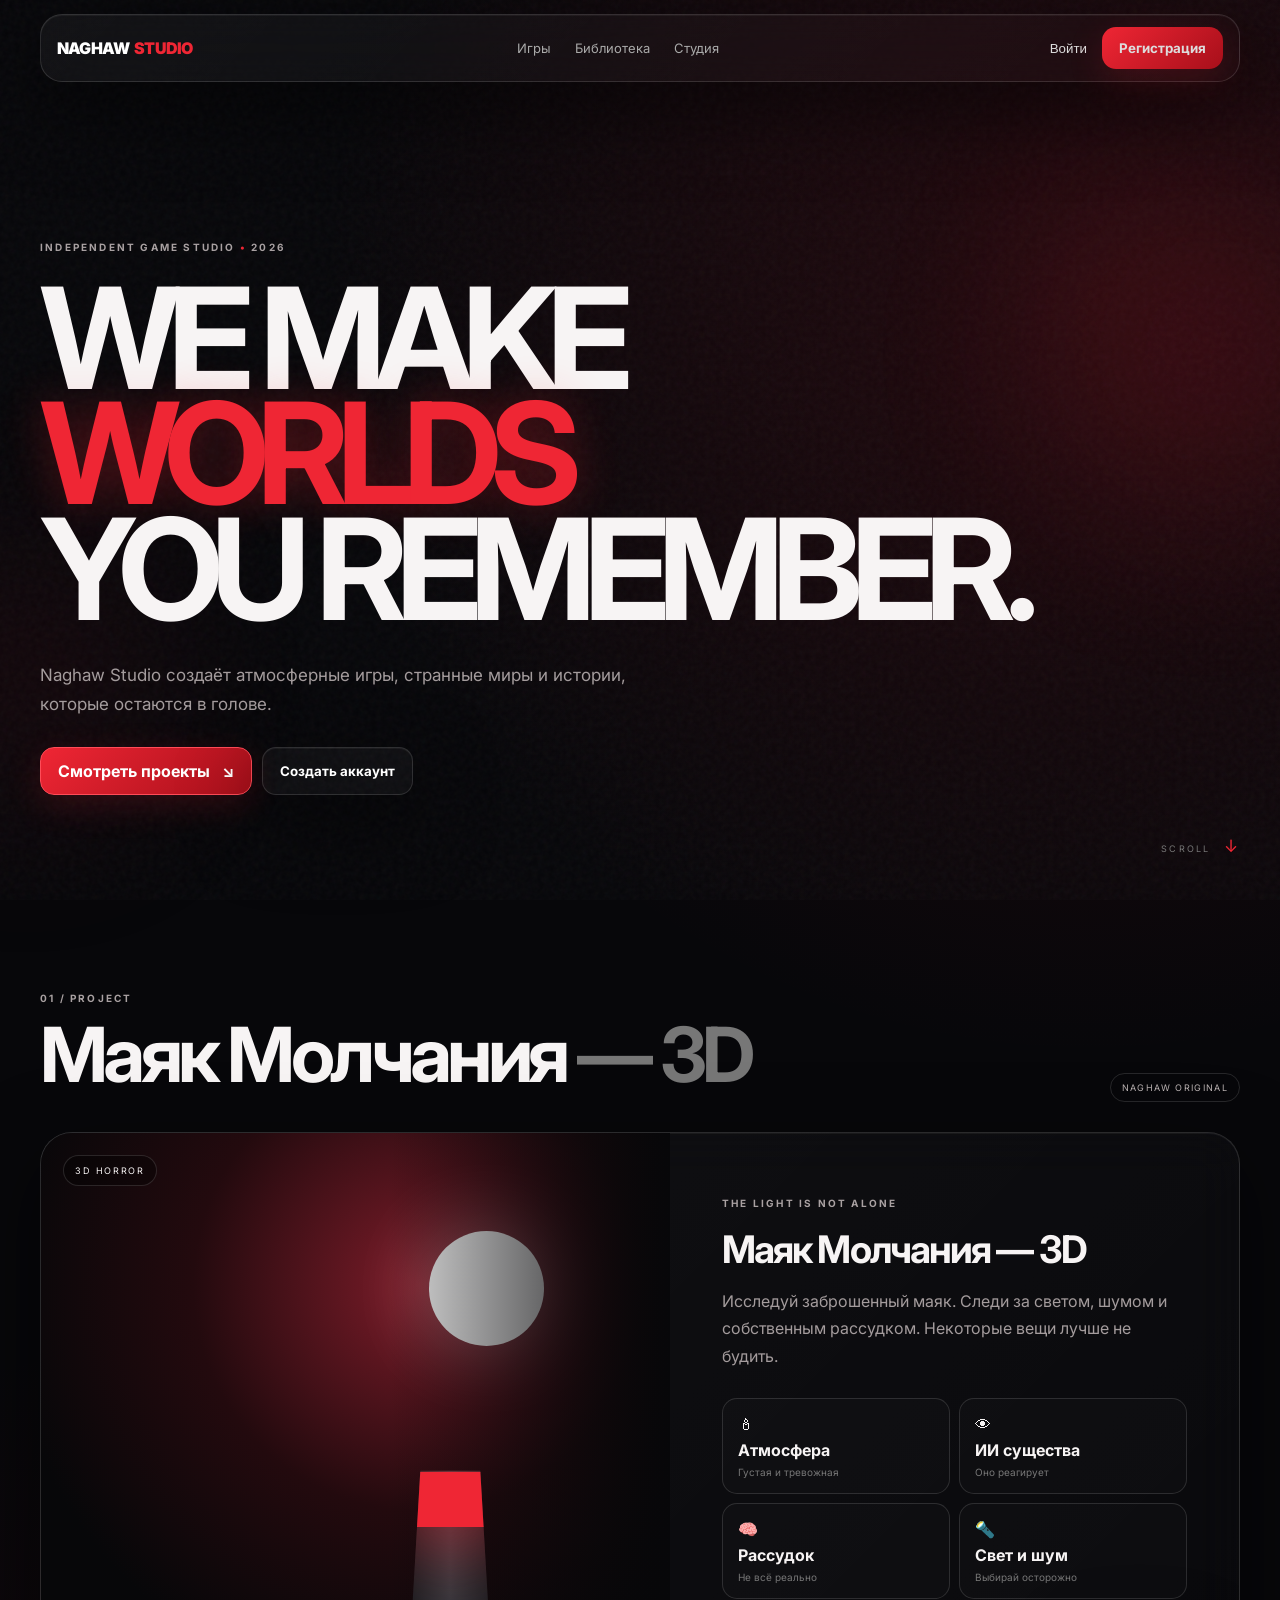
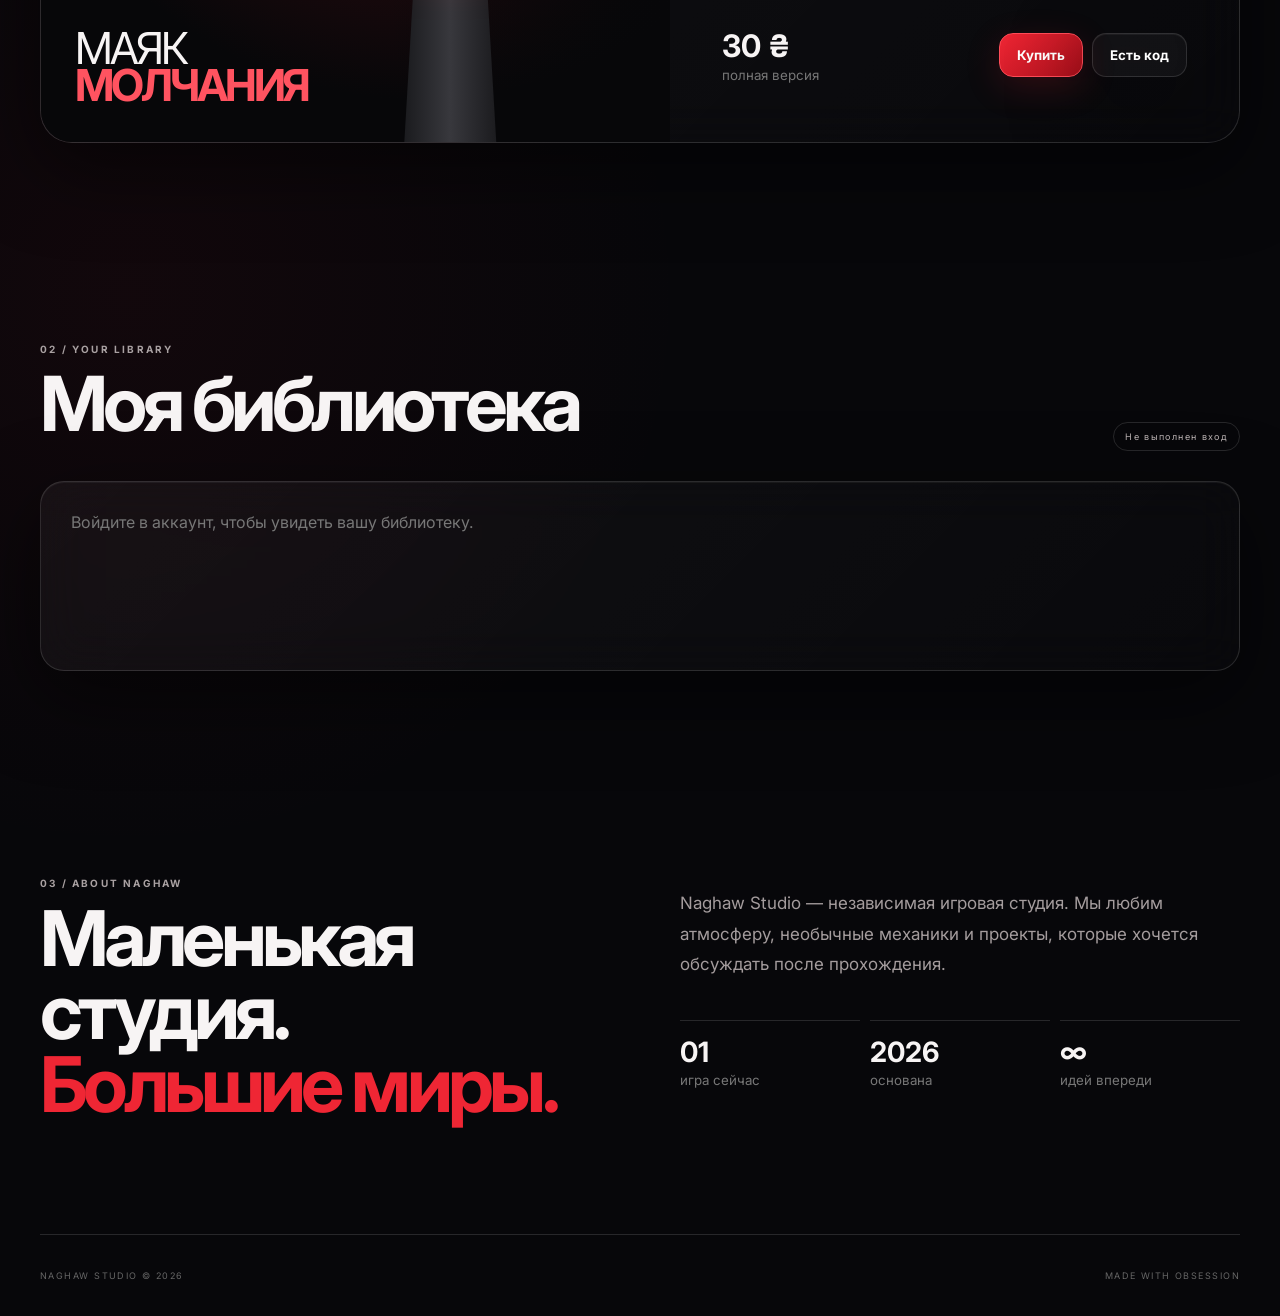
<file: index.html>
<!doctype html>
<html lang="ru"><head><meta charset="utf-8"><meta name="viewport" content="width=device-width,initial-scale=1"><meta name="theme-color" content="#08080b"><title>Naghaw Studio — Independent Game Studio</title><link rel="stylesheet" href="style.css"></head>
<body><div class="noise"></div><div class="orb orb-a"></div><div class="orb orb-b"></div>
<header class="nav glass"><a class="logo" href="#top"><span>NAGHAW</span><i>STUDIO</i></a><nav><a href="#games">Игры</a><a href="#library">Библиотека</a><a href="#about">Студия</a></nav><div id="account"></div></header>
<main id="top">
<section class="hero"><div class="eyebrow reveal">INDEPENDENT GAME STUDIO <span>•</span> 2026</div><h1 class="reveal delay1">WE MAKE<br><em>WORLDS</em><br>YOU REMEMBER.</h1><p class="hero-copy reveal delay2">Naghaw Studio создаёт атмосферные игры, странные миры и истории, которые остаются в голове.</p><div class="hero-actions reveal delay3"><a class="btn red" href="#games">Смотреть проекты <span>↘</span></a><button class="btn glass" onclick="auth('register')">Создать аккаунт</button></div><div class="scroll">SCROLL <span>↓</span></div></section>
<section id="games" class="section"><div class="section-head"><div><span class="kicker">01 / PROJECT</span><h2>Маяк Молчания <i>— 3D</i></h2></div><span class="pill">NAGHAW ORIGINAL</span></div><article class="game-card glass"><div class="game-art"><div class="moon"></div><div class="tower"><div></div></div><div class="art-title">МАЯК<br><b>МОЛЧАНИЯ</b></div><div class="art-tag">3D HORROR</div></div><div class="game-info"><span class="kicker">THE LIGHT IS NOT ALONE</span><h3>Маяк Молчания — 3D</h3><p>Исследуй заброшенный маяк. Следи за светом, шумом и собственным рассудком. Некоторые вещи лучше не будить.</p><div class="feature-grid"><div>🕯<b>Атмосфера</b><small>Густая и тревожная</small></div><div>👁<b>ИИ существа</b><small>Оно реагирует</small></div><div>🧠<b>Рассудок</b><small>Не всё реально</small></div><div>🔦<b>Свет и шум</b><small>Выбирай осторожно</small></div></div><div class="buy-row"><div><strong>30 ₴</strong><small>полная версия</small></div><button class="btn red" onclick="buy()">Купить</button><button class="btn glass" onclick="redeem()">Есть код</button></div></div></article></section>
<section id="library" class="section"><div class="kicker">02 / YOUR LIBRARY</div><div class="library-top"><h2>Моя библиотека</h2><span id="libraryStatus" class="pill">Не выполнен вход</span></div><div id="libraryBox" class="library-box glass"></div></section>
<section id="about" class="section about"><div><span class="kicker">03 / ABOUT NAGHAW</span><h2>Маленькая студия.<br><i>Большие миры.</i></h2></div><div class="about-copy"><p>Naghaw Studio — независимая игровая студия. Мы любим атмосферу, необычные механики и проекты, которые хочется обсуждать после прохождения.</p><div class="stats"><div><b>01</b><small>игра сейчас</small></div><div><b>2026</b><small>основана</small></div><div><b>∞</b><small>идей впереди</small></div></div></div></section>
</main><footer><span>NAGHAW STUDIO © 2026</span><span>MADE WITH OBSESSION</span></footer>
<div id="modal" class="modal"><div class="modal-card glass"><button class="close" onclick="closeModal()">×</button><div id="modalContent"></div></div></div><div id="toast"></div><script src="app.js"></script></body></html>
</file>
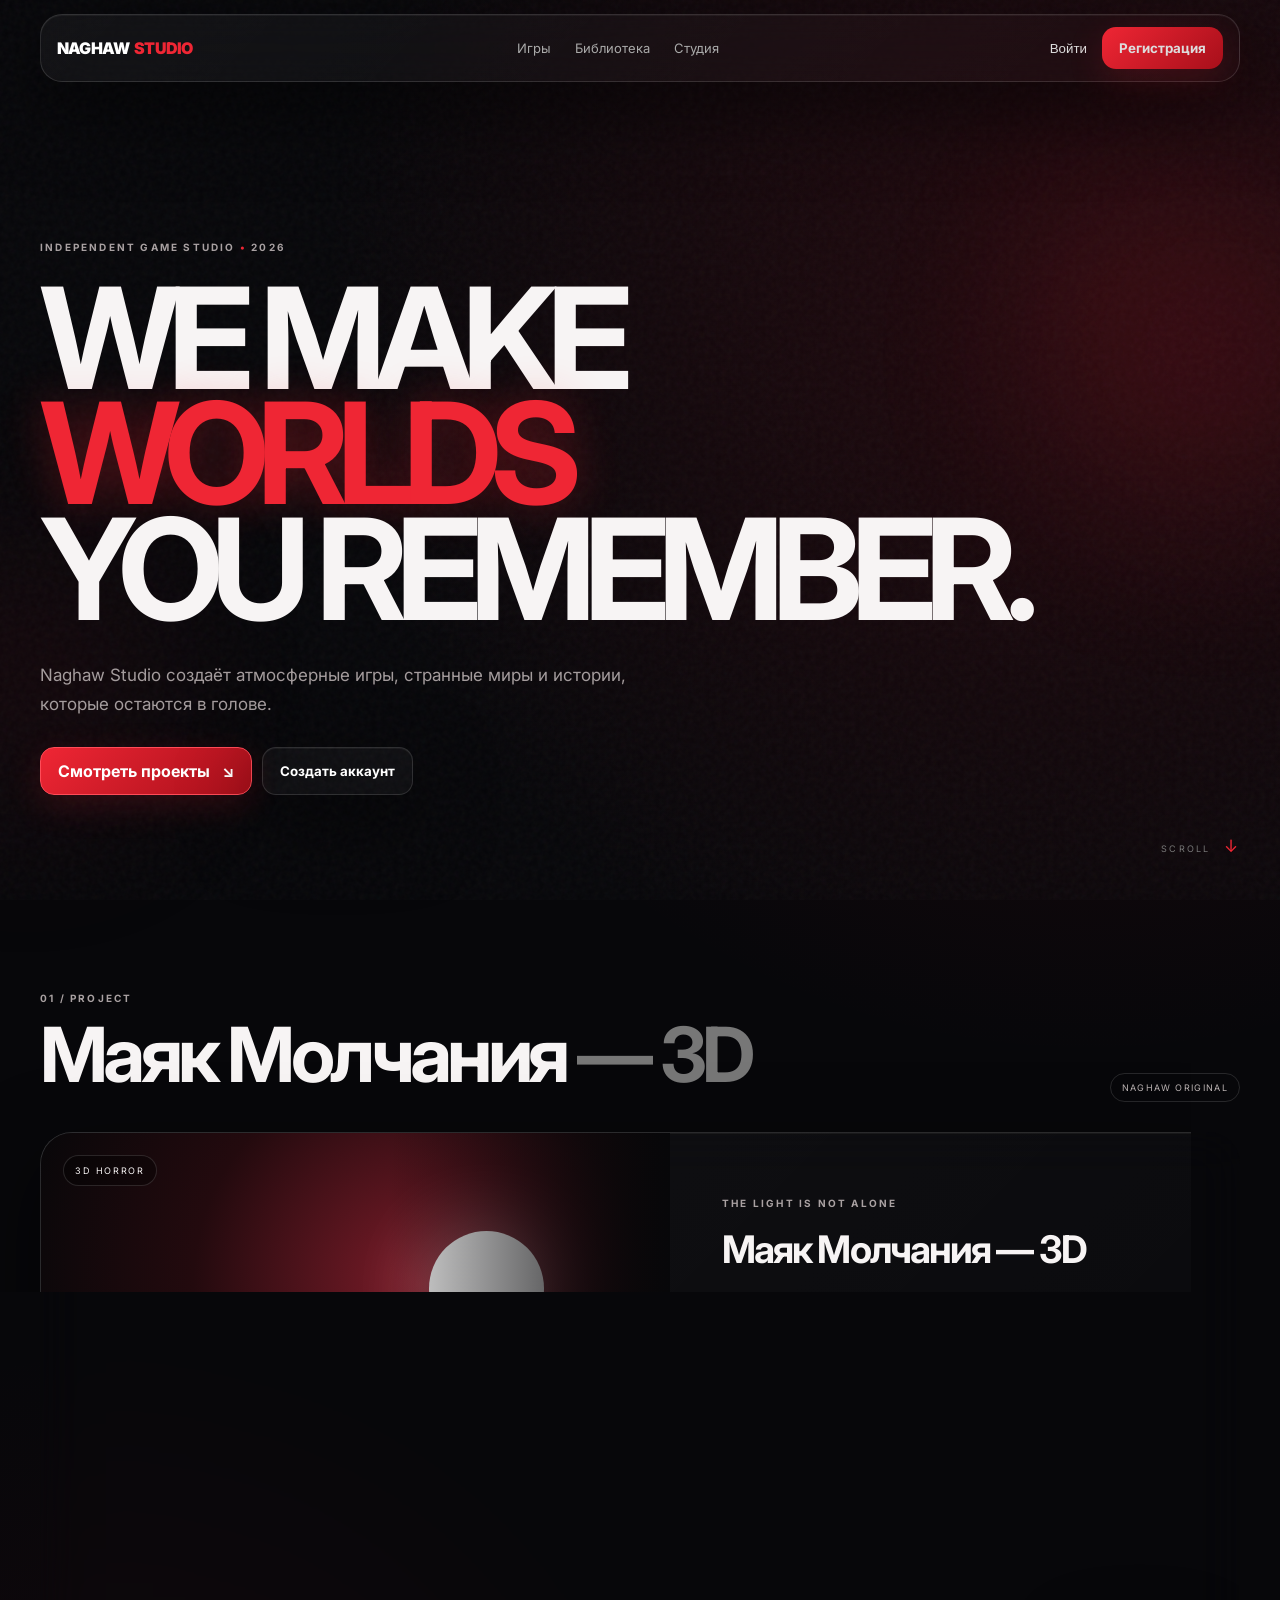
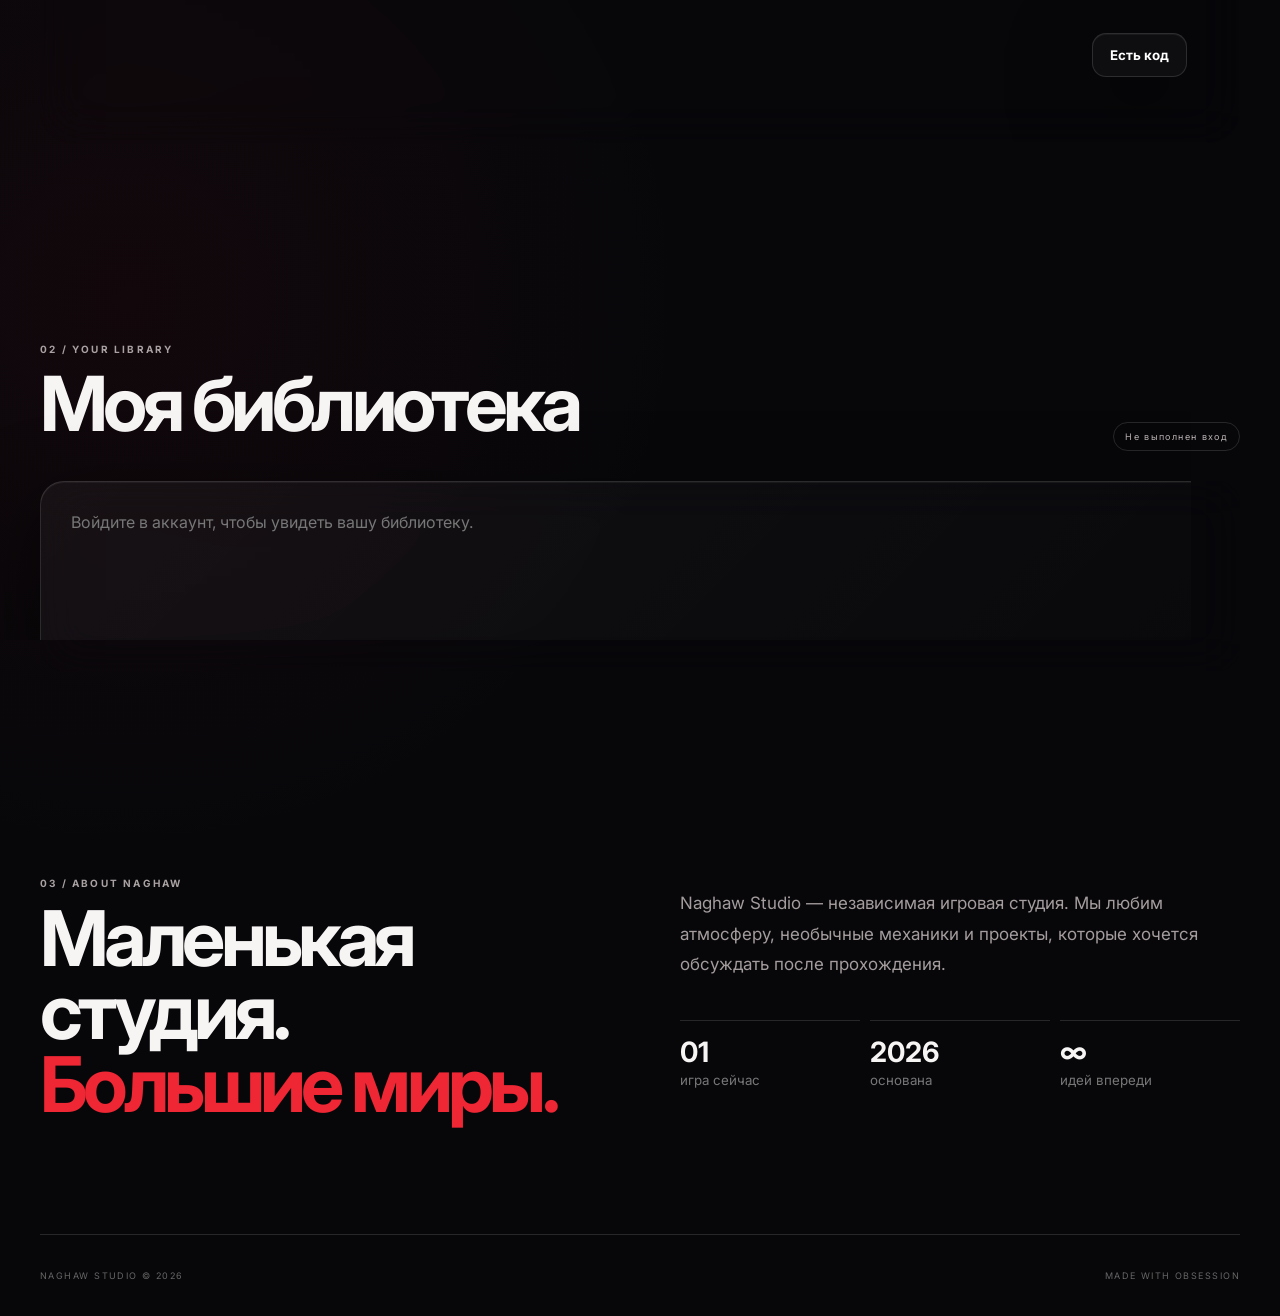
<file: admin.html>
<!doctype html><html lang="ru"><head><meta charset="UTF-8"><meta name="viewport" content="width=device-width,initial-scale=1"><title>Naghaw Studio — Admin</title><link rel="stylesheet" href="style.css"></head><body><header class="nav glass"><a class="logo" href="index.html">NAGHAW<i>ADMIN</i></a><a href="index.html">← На сайт</a></header><main class="section"><div id="admin"></div></main><script src="admin.js"></script></body></html>
</file>
<file: style.css>
@import url('https://fonts.googleapis.com/css2?family=Inter:wght@400;500;600;700;800;900&display=swap');
:root{--bg:#07070a;--panel:rgba(255,255,255,.055);--line:rgba(255,255,255,.13);--text:#f7f4f4;--muted:#a49c9d;--red:#ef2634;--red2:#ff5360}*{box-sizing:border-box}html{scroll-behavior:smooth}body{margin:0;background:radial-gradient(circle at 85% 10%,#d7192a22,transparent 27%),radial-gradient(circle at 10% 65%,#8e102015,transparent 25%),var(--bg);color:var(--text);font-family:Inter,Arial,sans-serif;overflow-x:hidden}.noise{position:fixed;inset:0;pointer-events:none;opacity:.04;background-image:url("data:image/svg+xml,%3Csvg viewBox='0 0 180 180' xmlns='http://www.w3.org/2000/svg'%3E%3Cfilter id='n'%3E%3CfeTurbulence type='fractalNoise' baseFrequency='.9' numOctaves='4' stitchTiles='stitch'/%3E%3C/filter%3E%3Crect width='100%25' height='100%25' filter='url(%23n)'/%3E%3C/svg%3E")}.orb{position:fixed;border-radius:50%;filter:blur(100px);pointer-events:none;opacity:.13;animation:float 10s ease-in-out infinite}.orb-a{width:340px;height:340px;background:var(--red);right:-100px;top:180px}.orb-b{width:250px;height:250px;background:#9e1a26;left:-100px;bottom:100px;animation-delay:-4s}@keyframes float{50%{transform:translate(25px,-30px)}}.glass{background:linear-gradient(135deg,#ffffff0b,#ffffff03);border:1px solid var(--line);box-shadow:inset 0 1px #ffffff0c,0 25px 80px #0008;backdrop-filter:blur(24px);-webkit-backdrop-filter:blur(24px)}.nav{position:sticky;top:14px;z-index:20;width:min(1200px,calc(100% - 28px));margin:14px auto;padding:12px 16px;border-radius:22px;display:flex;align-items:center;gap:28px}.logo{color:#fff;text-decoration:none;font-weight:900;letter-spacing:-.05em}.logo i{font-style:normal;color:var(--red);margin-left:5px}.nav nav{display:flex;gap:24px;margin:auto}.nav nav a{color:#aaa;text-decoration:none;font-size:13px}.nav nav a:hover{color:#fff}.nav #account{display:flex;align-items:center;gap:9px;font-size:12px}.nav button,.nav #account a{color:#ddd;background:transparent;border:0;cursor:pointer;text-decoration:none}.hero,.section{width:min(1200px,calc(100% - 28px));margin:auto}.hero{min-height:790px;padding:145px 0 80px;position:relative}.eyebrow,.kicker{font-size:10px;letter-spacing:.22em;color:#a9a1a2;font-weight:700}.eyebrow span{color:var(--red)}h1{font-size:clamp(64px,11vw,145px);line-height:.82;letter-spacing:-.085em;margin:28px 0 34px;max-width:1050px}h1 em{font-style:normal;color:var(--red);text-shadow:0 0 45px #ef263455}.hero-copy{max-width:610px;color:var(--muted);line-height:1.7;font-size:17px}.hero-actions{display:flex;gap:10px;margin-top:28px}.btn{border:1px solid var(--line);border-radius:14px;padding:13px 17px;color:#fff;font-weight:700;cursor:pointer;text-decoration:none;display:inline-flex;align-items:center;gap:12px;font-family:inherit}.btn.red{background:linear-gradient(135deg,var(--red),#a70f1a);border-color:#ff4c58;box-shadow:0 10px 35px #ef26342b}.btn.red:hover{transform:translateY(-2px);box-shadow:0 14px 40px #ef263444}.btn.glass{background:#ffffff08}.scroll{position:absolute;bottom:30px;right:0;color:#777;font-size:9px;letter-spacing:.25em}.scroll span{color:var(--red);font-size:17px;margin-left:8px}.section{padding:100px 0}.section-head,.library-top{display:flex;align-items:end;justify-content:space-between;gap:20px;margin-bottom:30px}.section h2,.library-top h2{font-size:clamp(42px,6vw,76px);line-height:.95;letter-spacing:-.06em;margin:12px 0}.section h2 i{font-style:normal;color:#777}.pill{font-size:9px;letter-spacing:.15em;color:#bdb5b5;border:1px solid var(--line);padding:8px 11px;border-radius:99px;white-space:nowrap}.game-card{display:grid;grid-template-columns:1.05fr .95fr;border-radius:32px;overflow:hidden}.game-art{min-height:570px;position:relative;overflow:hidden;background:radial-gradient(circle at 60% 25%,#7c1c29,#230a0e 38%,#070709 70%)}.game-art:after{content:"";position:absolute;inset:0;background:linear-gradient(90deg,transparent 55%,#070709)}.moon{position:absolute;width:115px;height:115px;border-radius:50%;right:20%;top:16%;background:#ddd;box-shadow:0 0 80px #fff5}.tower{position:absolute;width:150px;height:340px;right:23%;bottom:-35px;background:linear-gradient(90deg,#08090b,#38383d,#0a0a0c);clip-path:polygon(18% 100%,82% 100%,70% 10%,30% 10%);z-index:1}.tower div{position:absolute;top:35px;left:37px;width:76px;height:55px;background:#ef2634;box-shadow:0 0 65px 22px #ef263466}.art-title{position:absolute;left:34px;bottom:38px;z-index:3;font-size:44px;line-height:.84;letter-spacing:-.07em}.art-title b{color:var(--red2)}.art-tag{position:absolute;top:22px;left:22px;z-index:3;font-size:9px;letter-spacing:.18em;border:1px solid var(--line);border-radius:99px;padding:9px 11px;background:#0005}.game-info{padding:58px 52px}.game-info h3{font-size:38px;letter-spacing:-.05em;margin:15px 0}.game-info>p{color:var(--muted);line-height:1.7}.feature-grid{display:grid;grid-template-columns:1fr 1fr;gap:9px;margin:28px 0}.feature-grid div{padding:15px;border:1px solid var(--line);border-radius:15px;background:#ffffff04}.feature-grid b,.feature-grid small{display:block;margin-top:6px}.feature-grid small{color:#777;font-size:10px}.buy-row{display:flex;align-items:center;gap:9px;margin-top:28px}.buy-row>div{margin-right:auto}.buy-row strong{font-size:31px;display:block}.buy-row small{color:#777}.library-box{min-height:190px;border-radius:24px;padding:30px}.empty{color:#777}.library-game{display:flex;align-items:center;justify-content:space-between;gap:20px}.library-game small{display:block;color:#777;margin-top:5px}.about{display:grid;grid-template-columns:1fr 1fr;gap:80px}.about h2{font-size:clamp(45px,6vw,78px)}.about h2 i{color:var(--red);font-style:normal}.about-copy>p{color:var(--muted);line-height:1.8;font-size:17px}.stats{display:grid;grid-template-columns:repeat(3,1fr);gap:10px;margin-top:40px}.stats div{border-top:1px solid var(--line);padding-top:14px}.stats b{display:block;font-size:28px}.stats small{color:#777}.modal{display:none;position:fixed;inset:0;z-index:50;background:#000b;align-items:center;justify-content:center;padding:18px}.modal.open{display:flex}.modal-card{width:min(470px,100%);border-radius:24px;padding:32px;position:relative}.close{position:absolute;right:13px;top:8px;background:none;border:0;color:#aaa;font-size:29px;cursor:pointer}.form{display:grid;gap:11px}.form input,.form select{width:100%;padding:14px;border-radius:12px;border:1px solid var(--line);background:#08080b;color:#fff;outline:none}.form input:focus{border-color:#ef2634aa}.modal h2{font-size:34px;letter-spacing:-.05em;margin-top:0}.hint{color:#777;font-size:12px;line-height:1.5}.code-box{font-family:monospace;font-size:17px;letter-spacing:.08em;padding:14px;border:1px solid #ef263466;border-radius:12px;background:#ef26340d}.admin-link{color:#fff;text-decoration:none;border:1px solid var(--line);padding:8px 10px;border-radius:10px}.admin-link:hover{border-color:#ef2634}.toast{position:fixed;right:18px;bottom:18px;z-index:60;padding:13px 16px;border-radius:13px;background:#17171b;border:1px solid var(--line);transform:translateY(70px);opacity:0;transition:.25s}.toast.show{transform:none;opacity:1}footer{width:min(1200px,calc(100% - 28px));margin:auto;border-top:1px solid var(--line);padding:35px 0;display:flex;justify-content:space-between;color:#666;font-size:9px;letter-spacing:.16em}.reveal{animation:up .8s both}@keyframes up{from{opacity:0;transform:translateY(20px)}to{opacity:1;transform:none}}.delay1{animation-delay:.08s}.delay2{animation-delay:.16s}.delay3{animation-delay:.24s}@media(max-width:800px){.nav nav{display:none}.nav #account{margin-left:auto}.hero{padding-top:100px;min-height:650px}.section{padding:70px 0}.section-head,.library-top{display:block}.pill{display:inline-block;margin-top:8px}.game-card,.about{grid-template-columns:1fr}.game-art{min-height:390px}.game-info{padding:30px}.feature-grid{grid-template-columns:1fr 1fr}.buy-row{flex-wrap:wrap}.buy-row>div{width:100%}.scroll{display:none}footer{flex-direction:column;gap:12px}}
</file>
